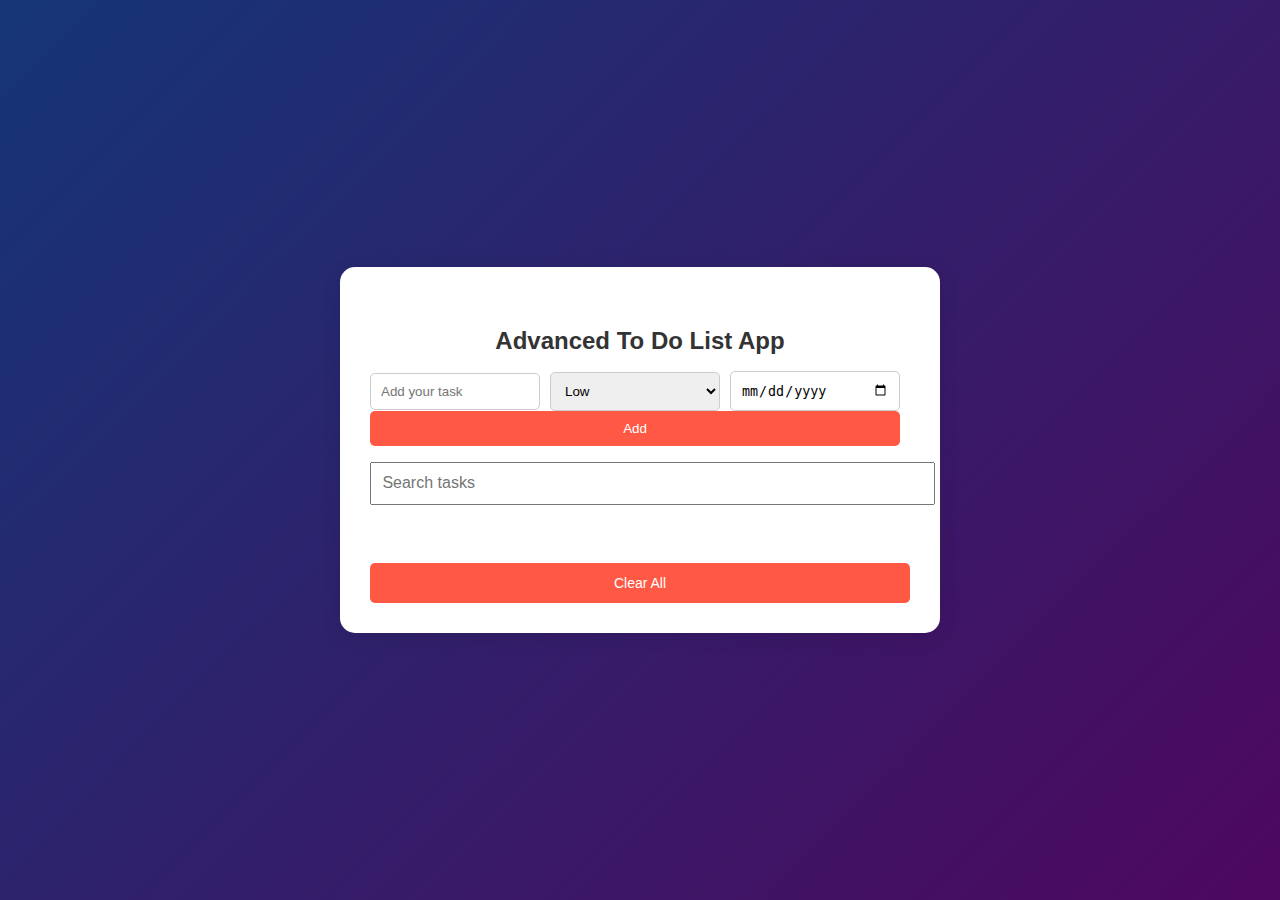
<file: index.html>
<!DOCTYPE html>
<html lang="en">
<head>
  <meta charset="UTF-8">
  <meta name="viewport" content="width=device-width, initial-scale=1.0">
  <title>Advanced To Do List App</title>
  <link rel="stylesheet" href="https://cdnjs.cloudflare.com/ajax/libs/font-awesome/6.0.0-beta3/css/all.min.css">
  <link rel="stylesheet" href="css/style.css">
</head>

<body>
  <div class="container">
    <h2>Advanced To Do List App</h2>
    <div class="input-section">
      <input id="input-box" type="text" placeholder="Add your task" aria-label="New task">
      <select id="priority-select">
        <option value="low">Low</option>
        <option value="medium">Medium</option>
        <option value="high">High</option>
      </select>
      <input type="date" id="due-date" aria-label="Due date">
      <button id="button">Add</button>
    </div>
    <input type="text" id="search-box" placeholder="Search tasks" aria-label="Search tasks">
    <ul id="list"></ul>
    <button id="clear-button">Clear All</button>
  </div>
  <script src="js/script.js"></script>
</body>

</html>
</file>
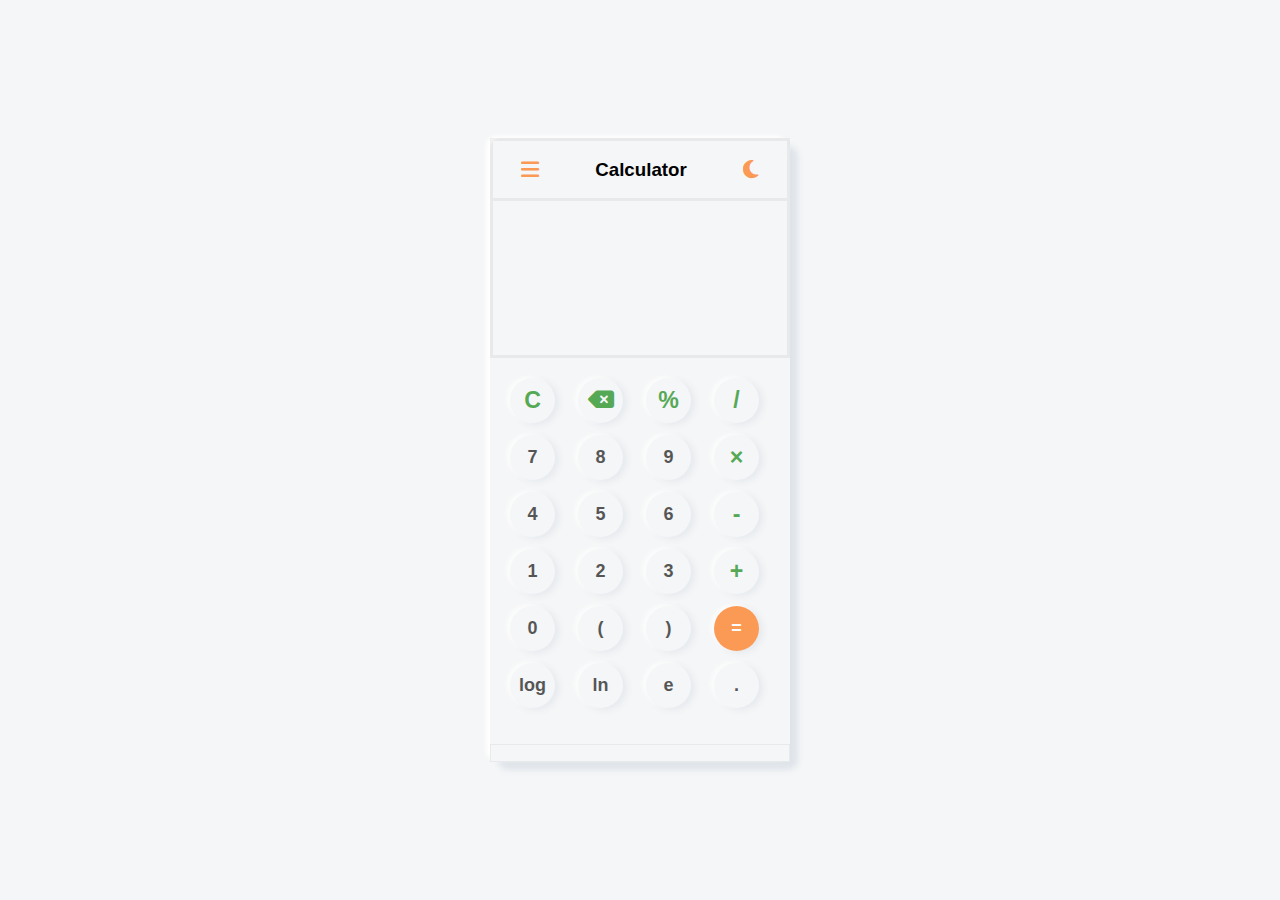
<file: Calculator/index.html>
<!DOCTYPE html>
<html lang="en">
<head>
    <meta charset="UTF-8">
    <meta name="viewport" content="width=device-width, initial-scale=1.0">
    <link rel="stylesheet" href="fontawesome-free-6.6.0-web/css/all.min.css">
    <title>Calculator</title>
    <link rel="stylesheet" href="style.css">
</head>

<body>
    <div class="main">
        <div class="header">
            <button class="header-btn">
                <i class="fas fa-bars icon"></i>
            </button>
            <h3>Calculator</h3>
            <button class="header-btn" id="toggleIcon">
                <i class="fas fa-moon icon"></i>
            </button>
        </div>
        <div class="display">
            <div class="content">
                <div id="input"></div>
                <div id="output">&nbsp;</div>
            </div>
        </div>
        <div class="key-section">
            <button onclick="clearDisplay()" class="btn operator">C</button>
            <button onclick="slicer()" class="btn operator">
                <i class="fas fa-backspace"></i>
            </button>
            <button onclick="appendToDisplay('%')" class="btn operator">%</button>
            <button onclick="appendToDisplay('/')" class="btn operator">/</button>
            <button onclick="appendToDisplay('7')" class="btn">7</button>
            <button onclick="appendToDisplay('8')" class="btn">8</button>
            <button onclick="appendToDisplay('9')" class="btn">9</button>
            <button onclick="appendToDisplay('*')" class="btn operator">&times;</button>
            <button onclick="appendToDisplay('4')" class="btn">4</button>
            <button onclick="appendToDisplay('5')" class="btn">5</button>
            <button onclick="appendToDisplay('6')" class="btn">6</button>
            <button onclick="appendToDisplay('-')" class="btn operator">-</button>
            <button onclick="appendToDisplay('1')" class="btn">1</button>
            <button onclick="appendToDisplay('2')" class="btn">2</button>
            <button onclick="appendToDisplay('3')" class="btn">3</button>
            <button onclick="appendToDisplay('+')" class="btn operator">+</button>
            <button onclick="appendToDisplay('0')" class="btn">0</button>
            <button onclick="appendToDisplay('(')" class="btn">(</button>
            <button onclick="appendToDisplay(')')" class="btn">)</button>
            <button onclick="calculate()" class="btn equal">=</button>
            <button onclick="appendToDisplay('log')" class="btn">log</button>
            <button onclick="appendToDisplay('ln')" class="btn">ln</button>
            <button onclick="appendToDisplay('e')" class="btn">e</button>
            <button onclick="appendToDisplay('.')" class="btn">.</button>
        </div>
        <div class="" id="history"></div>
    </div>
    <script src="script.js"></script>
</body>

</html>
</file>
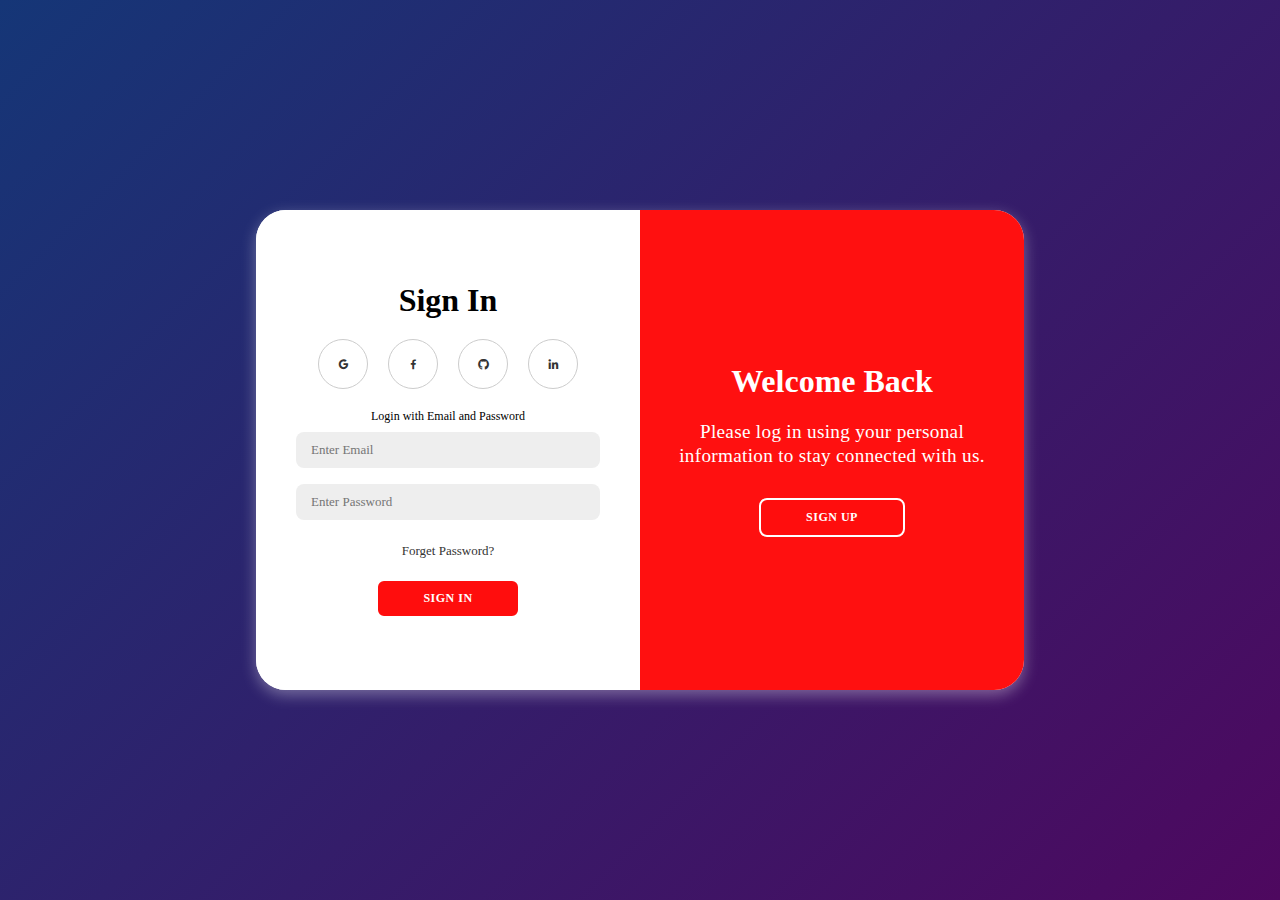
<file: Login-and-authentication/index.html>
<!DOCTYPE html>
<html lang="en">
<head>
    <meta charset="UTF-8">
    <meta name="viewport" content="width=device-width, initial-scale=1.0">
    <title>Login and Registration Form</title>
    <link href="https://unpkg.com/boxicons@2.1.4/css/boxicons.min.css" rel="stylesheet">
    <link rel="stylesheet" href="css/style.css">
</head>
<body>
    <div class="container" id="container">
        <div class="form-container sign-up">
            <form id="registerForm">
                <h1>Create Account</h1>
                <div class="social-icons">
                    <a href="#" class="icons"><i class="bx bxl-google"></i></a>
                    <a href="#" class="icons"><i class="bx bxl-facebook"></i></a>
                    <a href="#" class="icons"><i class="bx bxl-github"></i></a>
                    <a href="#" class="icons"><i class="bx bxl-linkedin"></i></a>
                </div>
                <span>Register with E-mail</span>
                <input type="text" placeholder="Name" required>
                <input type="email" placeholder="Enter Email" required>
                <input type="password" placeholder="Enter Password" required>
                <button type="submit">Sign Up</button>
            </form>
        </div>
        <div class="form-container sign-in">
            <form id="loginForm">
                <h1>Sign In</h1>
                <div class="social-icons">
                    <a href="#" class="icons"><i class="bx bxl-google"></i></a>
                    <a href="#" class="icons"><i class="bx bxl-facebook"></i></a>
                    <a href="#" class="icons"><i class="bx bxl-github"></i></a>
                    <a href="#" class="icons"><i class="bx bxl-linkedin"></i></a>
                </div>
                <span>Login with Email and Password</span>
                <input type="email" placeholder="Enter Email" required>
                <input type="password" placeholder="Enter Password" required>
                <a href="#">Forget Password?</a>
                <button type="submit">Sign In</button>
            </form>
        </div>
        <div class="toggle-container">
            <div class="toggle">
                <div class="toggle-panel toggle-left">
                    <h1>Create Account</h1>
                    <p style="font-size: 1.2rem; line-height: 1.5rem;">To become a part of our community please sign up
                        using your information.</p>
                    <button class="hidden" id="login">Sign In</button>
                </div>
                <div class="toggle-panel toggle-right">
                    <h1>Welcome Back</h1>
                    <p style="font-size: 1.2rem; line-height: 1.5rem;">Please log in using your personal information to
                        stay connected with us.</p>
                    <button class="hidden" id="register">Sign Up</button>
                </div>
            </div>
        </div>
    </div>
    <script src="js/script.js"></script>
</body>

</html>
</file>
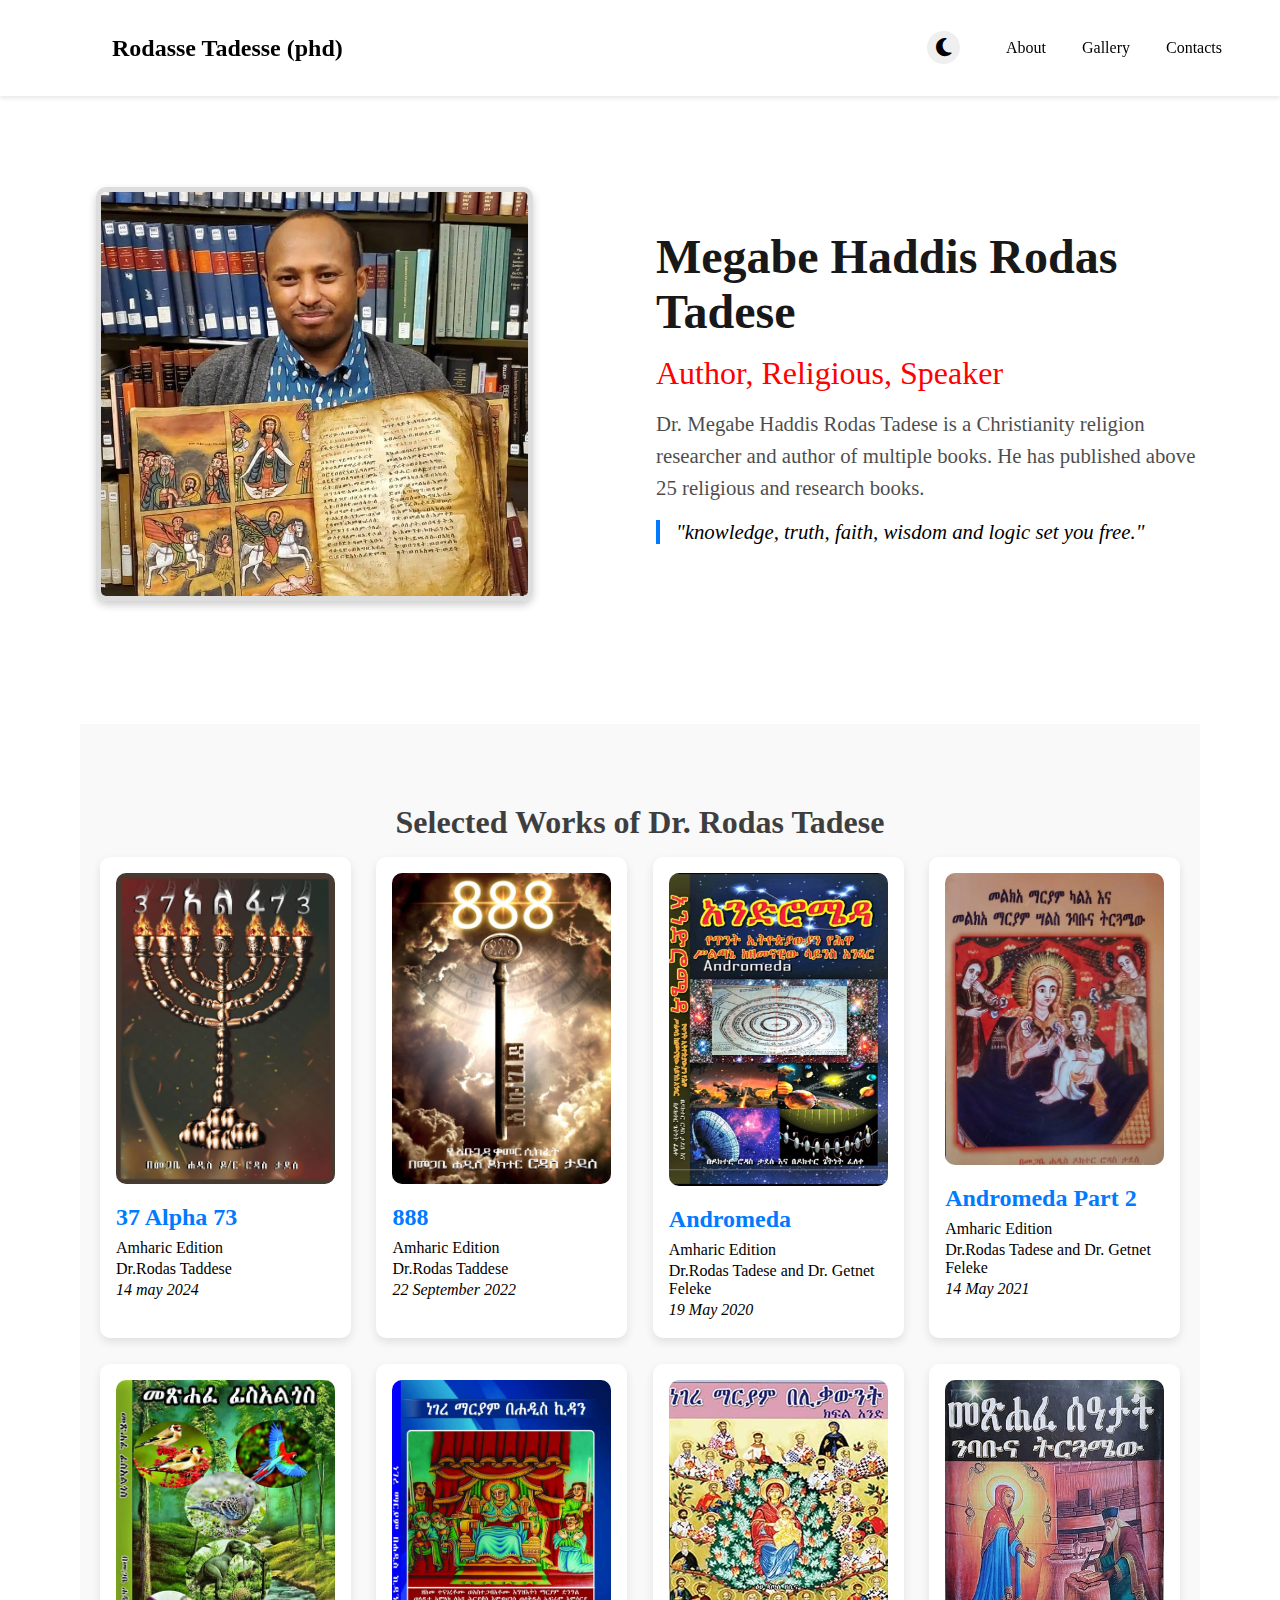
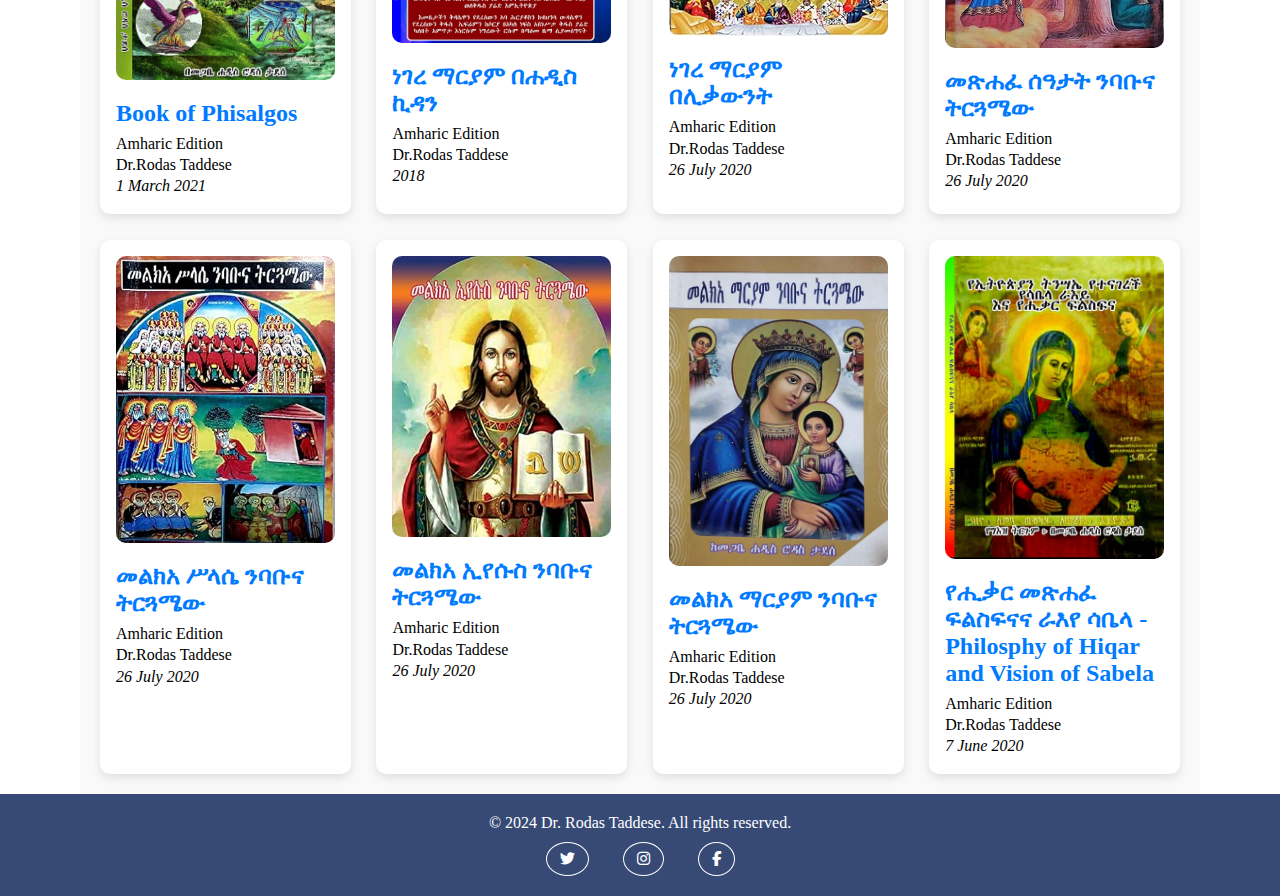
<file: Tribute-page/index.html>
<!DOCTYPE html>
<html lang="en">
<head>
    <meta charset="UTF-8">
    <meta name="viewport" content="width=device-width, initial-scale=1.0">
    <title>Dr.Rodas Tadese</title>
    <link rel="stylesheet" href="fontawesome/css/all.min.css">
    <link rel="stylesheet" href="css/style.css">
</head>
<body>
    <header>
        <div class="first-section">
            <h2>Rodasse Tadesse (phd)</h2>
        </div>
        <div class="middle-section">
            <button id="theme-switch">
                <i class="fas fa-moon icon"></i>
                <i class="fas fa-sun icon"></i>
            </button>
        </div>
        <nav>
            <ul class="side-bar">
                <li><i class="fas fa-times closing-icon"></i></li>
                <li><a class="nav-bar" href="">About</a></li>
                <!-- <li><a class="nav-bar" href="">Achievements</a></li> -->
                <li><a class="nav-bar" href="#books-section">Gallery</a></li>
                <li><a class="nav-bar" href="#footer">Contacts</a></li>
            </ul>
            <ul>
                <li><a class="hide-on-mobile" href="">About</a></li>
                <!-- <li><a class="hide-on-mobile" href="#">Achievements</a></li> -->
                <li><a class="hide-on-mobile" href="#books-section">Gallery</a></li>
                <li><a class="hide-on-mobile" href="#footer">Contacts</a></li>
                <li><i class="fas fa-bars icon menu-icon"></i></li>
            </ul>
        </nav>
    </header>
    <div class="grid-container">
        <img class="thumbnail" src="image/Megabe-Haddis-Rodas-Tadese-Addis-Books.jpg" alt="Dr. Rodas">
        <div class="bio">
            <h1>Megabe Haddis Rodas Tadese</h1>
            <p class="title">Author, Religious, Speaker</p>
            <p class="description">Dr. Megabe Haddis Rodas Tadese is a Christianity religion researcher and author of
                multiple books. He has published above 25 religious and research books.</p>
            <div class="quote">
                "knowledge, truth, faith, wisdom and logic set you free."
            </div>
        </div>
    </div>
    <section class="books-section" id="books-section">
        <h2 class="author">Selected Works of Dr. Rodas Tadese</h2>
        <div class="book-grid">
            <div class="book">
                <img src="image/37 alpha.jpg" alt="">
                <div class="book-details">
                    <p class="book-title">37 Alpha 73</p>
                    <p class="book-edition">Amharic Edition</p>
                    <P class="book-author">Dr.Rodas Taddese</P>
                    <p class="book-date">14 may 2024</p>
                </div>
            </div>
            <div class="book">
                <img src="image/888.jpg" alt="">
                <div class="book-details">
                    <p class="book-title">888</p>
                    <p class="book-edition">Amharic Edition</p>
                    <P class="book-author">Dr.Rodas Taddese</P>
                    <p class="book-date">22 September 2022</p>
                </div>
            </div>
            <div class="book">
                <img src="image/andromeda.jpg" alt="">
                <div class="book-details">
                    <p class="book-title">Andromeda</p>
                    <p class="book-edition">Amharic Edition</p>
                    <P class="book-author">Dr.Rodas Tadese and Dr. Getnet Feleke</P>
                    <p class="book-date">19 May 2020</p>
                </div>
            </div>
            <div class="book">
                <img src="image/melkea mariam kalie.jpg" alt="">
                <div class="book-details">
                    <p class="book-title">Andromeda Part 2</p>
                    <p class="book-edition">Amharic Edition</p>
                    <P class="book-author">Dr.Rodas Tadese and Dr. Getnet Feleke</P>
                    <p class="book-date">14 May 2021</p>
                </div>
            </div>
            <div class="book">
                <img src="image/fisleagos.jpg" alt="">
                <div class="book-details">
                    <p class="book-title">Book of Phisalgos</p>
                    <p class="book-edition">Amharic Edition</p>
                    <P class="book-author">Dr.Rodas Taddese</P>
                    <p class="book-date">1 March 2021</p>
                </div>
            </div>
            <div class="book">
                <img src="image/negere mariam be haddis kidane.jpg" alt="">
                <div class="book-details">
                    <p class="book-title">ነገረ ማርያም በሐዲስ ኪዳን</p>
                    <p class="book-edition">Amharic Edition</p>
                    <P class="book-author">Dr.Rodas Taddese</P>
                    <p class="book-date">2018</p>
                </div>
            </div>
            <div class="book">
                <img src="image/negere mariam be liqawente.jpg" alt="">
                <div class="book-details">
                    <p class="book-title">ነገረ ማርያም በሊቃውንት</p>
                    <p class="book-edition">Amharic Edition</p>
                    <P class="book-author">Dr.Rodas Taddese</P>
                    <p class="book-date">26 July 2020</p>
                </div>
            </div>
            <div class="book">
                <img src="image/metshafe seatat.jpg" alt="">
                <div class="book-details">
                    <p class="book-title">መጽሐፈ ሰዓታት ንባቡና ትርጓሜው</p>
                    <p class="book-edition">Amharic Edition</p>
                    <P class="book-author">Dr.Rodas Taddese</P>
                    <p class="book-date">26 July 2020</p>
                </div>
            </div>
            <div class="book">
                <img src="image/melkea selase.jpg" alt="">
                <div class="book-details">
                    <p class="book-title">መልክአ ሥላሴ ንባቡና ትርጓሜው</p>
                    <p class="book-edition">Amharic Edition</p>
                    <P class="book-author">Dr.Rodas Taddese</P>
                    <p class="book-date">26 July 2020</p>
                </div>
            </div>
            <div class="book">
                <img src="image/melkea Iyesus nebabu na teregwamewe.jpg" alt="">
                <div class="book-details">
                    <p class="book-title">መልክአ ኢየሱስ ንባቡና ትርጓሜው</p>
                    <p class="book-edition">Amharic Edition</p>
                    <P class="book-author">Dr.Rodas Taddese</P>
                    <p class="book-date">26 July 2020</p>
                </div>
            </div>
            <div class="book">
                <img src="image/melkea mariam.jpg" alt="">
                <div class="book-details">
                    <p class="book-title">መልክአ ማርያም ንባቡና ትርጓሜው</p>
                    <p class="book-edition">Amharic Edition</p>
                    <P class="book-author">Dr.Rodas Taddese</P>
                    <p class="book-date">26 July 2020</p>
                </div>
            </div>
            <div class="book">
                <img src="image/Yehaqir felsefena.jpg" alt="">
                <div class="book-details">
                    <p class="book-title">የሒቃር መጽሐፈ ፍልስፍናና ራእየ ሳቤላ - Philosphy of Hiqar and Vision of Sabela</p>
                    <p class="book-edition">Amharic Edition</p>
                    <P class="book-author">Dr.Rodas Taddese</P>
                    <p class="book-date">7 June 2020</p>
                </div>
            </div>
        </div>
    </section>
    <footer id="footer">
        <p>&copy; 2024 Dr. Rodas Taddese. All rights reserved.</p>
        <div class="social-icons">
            <a href="https://x.com/RodasTadese">
                <i class="fab fa-twitter"></i>
            </a>
            <a href="https://www.instagram.com/rodas_tadese_abebe/">
                <i class="fab fa-instagram"></i>
            </a>
            <a
                href="https://web.facebook.com/people/Megabe-Haddis-Rodas-Tadese/100064815603255/?v=timeline&_rdc=1&_rdr">
                <i class="fab fa-facebook-f"></i>
            </a>
        </div>
    </footer>
    <script src="js/script.js"></script>
</body>
</html>
</file>
<file: css/style.css>
body {
   margin: 0;
   padding: 0;
   box-sizing: border-box;
   font-family: 'Arial', sans-serif;
   min-height: 100vh;
   background: linear-gradient(135deg, #153677, #4e085f);
   display: flex;
   justify-content: center;
   align-items: center;
 }

 .container {
   width: 100%;
   max-width: 540px;
   background-color: white;
   padding: 40px 30px 30px;
   border-radius: 15px;
   box-shadow: 0 4px 20px rgba(0, 0, 0, 0.1);
   transition: box-shadow 0.3s ease;
 }

 .container:hover {
   box-shadow: 0 8px 30px rgba(0, 0, 0, 0.2);
 }

 .container h2 {
   text-align: center;
   color: #333;
   margin-bottom: 1rem;
 }

 .input-section {
   display: flex;
   flex-wrap: wrap;
   justify-content: space-between;
   align-items: center;
   margin-bottom: 1rem;
 }

 .input-section input,
 .input-section select,
 .input-section button {
   flex: 1;
   margin-right: 10px;
   padding: 10px;
   border-radius: 5px;
   border: 1px solid #ccc;
   transition: border-color 0.3s;
   min-width: 120px;
 }

 .input-section button {
   background: #ff5945;
   color: white;
   border: none;
   cursor: pointer;
 }

 .input-section input:focus,
 .input-section select:focus {
   border-color: #ff5945;
   outline: none;
 }

 ul {
   list-style: none;
   padding: 0;
   margin: 1rem 0;
   max-height: 200px;
   overflow-y: auto;
   transition: max-height 0.3s ease;
 }

 li {
   position: relative;
   font-size: 1.25rem;
   padding: 12px 15px;
   user-select: none;
   cursor: pointer;
   margin: 0.5rem 0;
   border-radius: 5px;
   display: flex;
   align-items: center;
   transition: background-color 0.3s;
 }

 li:hover {
   background-color: rgba(0, 0, 0, 0.05);
 }

 input[type="checkbox"] {
   margin-right: 10px;
 }

 .completed {
   text-decoration: line-through;
   color: gray;
 }

 .timestamp {
   margin-left: 10px;
   /* Adjust spacing for visibility */
   font-size: 0.8rem;
   color: #888;
 }

 .delete-icon {
   margin-left: auto;
   color: #ff5945;
   cursor: pointer;
   transition: color 0.3s;
 }

 .delete-icon:hover {
   color: darkred;
 }

 .low {
   background-color: lightgreen;
 }

 .medium {
   background-color: lightyellow;
 }

 .high {
   background-color: lightcoral;
 }

 #clear-button {
   margin-top: 1rem;
   height: 40px;
   width: 100%;
   outline: none;
   border: none;
   background: #ff5945;
   color: #fff;
   font-size: 14px;
   border-radius: 5px;
   cursor: pointer;
   transition: background-color 0.3s;
 }

 #search-box {
   outline: none;
   padding: 0.65rem;
   font-size: 1rem;
   width: 100%;
   margin-bottom: 10px;
 }

 #clear-button:hover {
   background-color: #e05c47;
 }

 /* Responsive styles */
 @media (max-width: 450px) {
   .input-section {
     flex-direction: column;
   }

   .input-section input,
   .input-section select,
   .input-section button {
     margin-right: 0;
     margin-bottom: 10px;
     width: 100%;
   }

   li {
     font-size: 1rem;
     /* Adjust font size for smaller screens */
   }

   .timestamp {
     font-size: 0.7rem;
     /* Smaller timestamp for compact view */
   }
 }
</file>
<file: Calculator/style.css>
* {
    margin: 0;
    padding: 0;
    box-sizing: border-box;
    font-family: sans-serif;
}

:root {
    --bg-color: #f5f6f7;
    --shadow-color: -4px -2px 4px 0px #ffffff,
        8px 8px 6px 0px #DFE4EA;
    --text-color: black;
    --icon-color: #ff6a00;
    --border-color: rgba(0, 0, 0, 0.05);
    --btn-opacity: 0.65;
    --box-shadow: -4px -2px 4px 0px #ffffff,
        4px 2px 6px 0px #DFE4EA;
    --hover-shadow: inset -2px -2px 6px rgba(255, 255, 255, 0.9),
        inset 2px 2px 6px rgba(0, 0, 0, 0.1);
    --color-orange: #ff6a00;
    --color-equal-inset-shadow: inset -2px -2px 6px rgba(255, 106, 0, 0.2),
        inset 2px 2px rgba(0, 0, 0, 0.5);
}

.dark-theme {
    --bg-color: #131419;
    --shadow-color: -3px -3px 10px rgba(255, 255, 255, 0.05),
        3px 3px 15px rgba(0, 0, 0, 0.5);
    --text-color: white;
    --icon-color: #ff6a00;
    --border-color: rgba(0, 0, 0, 0.05);
    --btn-opacity: 1;
    --box-shadow: -3px -3px 10px rgba(255, 255, 255, 0.05),
        3px 3px 15px rgba(0, 0, 0, 0.5);
    --hover-shadow: inset -2px -2px 6px rgba(255, 255, 255, 0.01),
        inset 2px 2px 6px rgba(0, 0, 0, 0.8);
    --color-orange: #ff6a00;
    --color-equal-inset-shadow: inset -2px -2px 6px rgba(255, 106, 0, 0.2),
        inset 2px 2px rgba(0, 0, 0, 0.5);
}

body {
    background-color: var(--bg-color);
}

button {
    cursor: pointer;
}

.main {
    width: 300px;
    position: absolute;
    top: 50%;
    left: 50%;
    transform: translate(-50%, -50%);
    border-radius: 10px;
    box-shadow: var(--shadow-color);
}

.header {
    height: 60px;
    display: flex;
    justify-content: space-between;
    align-items: center;
    padding: 0 1.75rem;
    border: 3px solid rgba(0, 0, 0, 0.05);
    border-bottom: 0;
    color: var(--text-color);
}

.icon {
    font-size: 1.3rem;
    opacity: 0.65;
    color: var(--icon-color);
}

.header-btn {
    background: transparent;
    border: none;
}

.display {
    display: flex;
    height: 10rem;
    background-color: transparent;
    border: 3px solid var(--border-color);
    padding-right: 1.5rem;
    text-align: right;
    align-items: flex-end;
    justify-content: flex-end;
    color: var(--text-color);
    overflow: hidden;
}

#input {
    font-size: 1.5rem;
    margin-bottom: 0.5rem;
}

#output {
    font-size: 3rem;
    font-weight: 700;
    overflow: hidden;
    white-space: nowrap;
    text-overflow: ellipsis;
    color: var(--text-color);
}

.btn {
    width: 45px;
    height: 45px;
    border-radius: 50%;
    border: none;
    background-color: transparent;
    font-weight: bold;
    font-size: 1.125rem;
    cursor: pointer;
    box-shadow: var(--box-shadow);
    opacity: var(--btn-opacity);
    color: var(--text-color);
}

.btn:hover,
.btn:active {
    box-shadow: var(--hover-shadow);
}

.operator {
    color: green;
    font-size: 1.45rem;
}

.equal {
    background-color: var(--color-orange);
    color: white;
}

.equal:active,
.equal:hover {
    background: var(--color-orange);
    box-shadow: var(--color-equal-inset-shadow);
}

.key-section {
    padding: 1.25rem;
    display: grid;
    grid-template-columns: repeat(4, 1fr);
    gap: 0.75rem;
}

#history {
    margin-top: 1rem;
    padding: 0.5rem;
    border: 1px solid var(--border-color);
    background-color: var(--bg-color);
    max-height: 150px;
    overflow-y: auto;
    scrollbar-width: thin;
    scrollbar-color: #ff6a00 #f5f6f7;
}

#history::-webkit-scrollbar {
    width: 8px;
}

#history::-webkit-scrollbar-track {
    background: #f5f6f7;
}

#history::-webkit-scrollbar-thumb {
    background-color: #ff6a00;
    border-radius: 10px;
}

#history::-webkit-scrollbar-thumb:hover {
    background: #ff8c00;
}

.history-item {
    display: flex;
    justify-content: space-between;
    cursor: pointer;
    padding: 0.5rem;
    border-bottom: 1px solid var(--border-color);
    color: var(--text-color);
}

.del-btn {
    background: transparent;
    border: none;
    color: red;
    cursor: pointer;
    font-size: 1.125rem;
}

.history-item:hover {
    background-color: rgba(0, 0, 0, 0.05);
}

@media (max-width: 600px) {
    .main {
        width: 95%;
        padding: 1rem;

    }
    #input {
        font-size: 1.25rem;
    }
    #output {
        font-size: 2.5rem;
    }
    .btn {
        width: 40px;
        height: 40px;
        font-size: 1rem;
    }
    .header {
        padding: 0 1rem;
    }
}

@media (max-width: 400px) {
    #input {
        font-size: 1rem;
    }
    #output {
        font-size: 2rem;
    }
    .btn {
        width: 35px;
        height: 35px;
        font-size: 0.9rem;
    }
}
</file>
<file: Login-and-authentication/css/style.css>
* {
    margin: 0;
    padding: 0;
    box-sizing: border-box;
    font-family: 'Times New Roman', Times, serif;
}

body {
    background: linear-gradient(135deg, #153677, #4e085f);
    display: flex;
    align-items: center;
    justify-content: center;
    flex-direction: column;
    height: 100vh;
}

.container {
    background-color: #fff;
    border-radius: 30px;
    box-shadow: 0 5px 15px rgba(255, 255, 255, 0.35);
    position: relative;
    overflow: hidden;
    width: 768px;
    max-width: 100%;
    min-height: 480px;
}

.container p {
    font-size: 14px;
    line-height: 20px;
    letter-spacing: 0.3px;
    margin: 20px 0;
}

.container span {
    font-size: 12px;
}

.container a {
    color: #333;
    font-size: 13px;
    text-decoration: none;
    margin: 15px 0 10px;
}

.container button {
    background-color: rgb(255, 13, 13);
    color: #fff;
    font-size: 12px;
    padding: 10px 45px;
    border: 2px solid white;
    border-radius: 8px;
    font-weight: 600;
    letter-spacing: 0.5px;
    text-transform: uppercase;
    margin-top: 10px;
    cursor: pointer;
}
.container button:hover{
    background-color: rgb(248, 248, 248);
    color: black;
}

.container form {
    background-color: #fff;
    display: flex;
    align-items: center;
    justify-content: center;
    flex-direction: column;
    padding: 0 40px;
    height: 100%;
}

.container input {
    background-color: #eee;
    border: none;
    margin: 8px 0;
    padding: 10px 15px;
    font-size: 13px;
    border-radius: 8px;
    width: 100%;
    outline: none;
}

.form-container {
    position: absolute;
    top: 0;
    height: 100%;
    transition: all 0.6s ease-in-out;
}

.sign-in {
    left: 0;
    width: 50%;
    z-index: 2;
}

.container.active .sign-in {
    transform: translateX(100%);
}

.sign-up {
    left: 0;
    width: 50%;
    opacity: 0;
    z-index: 1;
}

.container.active .sign-up {
    transform: translateX(100%);
    opacity: 1;
    z-index: 5;
    animation: move 0.6s;
}

@keyframes move {

    0%,
    49.99% {
        opacity: 0;
        z-index: 1;
    }

    50%,
    100% {
        opacity: 1;
        z-index: 5;
    }
}

.social-icons {
    margin: 20px 0;
}

.social-icons a {
    border: 1px solid #ccc;
    border-radius: 50%;
    display: inline-flex;
    justify-content: center;
    align-items: center;
    margin: 0 8px;
    width: 50px;
    height: 50px;
    transition: background-color 0.3s;
    background-color: rgba(255, 255, 255, 0.8);
}

.social-icons a:hover {
    background-color: rgba(255, 13, 13, 0.8);
}

.toggle-container {
    position: absolute;
    top: 0;
    left: 50%;
    width: 50%;
    height: 100%;
    overflow: hidden;
    transition: all 0.6s ease ease-in-out;
}

.container.active .toggle-container {
    transform: translateX(-100%);
}

.toggle {
    background-color: rgba(255, 4, 4, 0.952);
    height: 100%;
    color: #fff;
    position: relative;
    left: -100%;
    height: 100%;
    width: 200%;
    transform: translateX(0);
    transition: all 0.6s ease-in-out;
}

.container.active .toggle {
    transform: translateX(50%);
}

.toggle-panel {
    position: absolute;
    width: 50%;
    height: 100%;
    display: flex;
    align-items: center;
    justify-content: center;
    flex-direction: column;
    padding: 0 30px;
    text-align: center;
    top: 0;
    transform: translateX(0);
    transition: all 0.6s ease-in-out;
}

.toggle-left {
    transform: translateX(-200%);
}

.container.active .toggle-left {
    transform: translateX(0);
}

.toggle-right {
    right: 0;
    transform: translateX(0);
}
</file>
<file: Tribute-page/css/style.css>
:root {
    --bg-color: #fff;
    --hover-color: #f0f0f0;
    --text-color: black;
    --secondary-color: #f9f9f9;
    --shadow-color: 0 2px 5px rgba(0, 0, 0, 0.1);
    --scroll-bg-color: rgba(255, 255, 255, 0.9);
    --scroll-shadow: 0 4px 10px rgba(0, 0, 0, 0.2);
    --footer-bg-color: rgb(54, 74, 117);
}

.darkMode {
    --bg-color: #1a1a1a;
    --hover-color: #333;       
    --text-color: #f0f0f0;
    --secondary-color: #2a2a2a;
    --shadow-color: 0 2px 5px rgba(255, 255, 255, 0.1);
    --scroll-bg-color: rgba(30, 30, 30, 0.9);
    --scroll-shadow: 0 4px 10px rgba(255, 255, 255, 0.2);
    --footer-bg-color: #1a1a1a;
}
* {
    margin: 0;
    padding: 0;
    font-family: 'Times New Roman', Times, serif;
    box-sizing: border-box;
}
body {
    background-color: var(--bg-color);
    min-height: 100vh;
    overflow-x: hidden;
}

header {
    width: 100%;
    position: sticky;
    z-index: 999;
    top: 0;
    height: 75px;
    padding: 3rem 2rem;
    background-color: var(--bg-color);
    box-shadow: var(--shadow-color);
    display: flex;
    justify-content: space-between;
    align-items: center;
    transition: background-color 0.3s ease;
    color: var(--text-color);
}

header.scrolled {
    background-color: var(--scroll-bg-color);
    box-shadow: var(--scroll-shadow);
}

.first-section {
    margin-left: 5rem;
}
#theme-switch{
    cursor: pointer;
    height: 33px;
    width: 33px;
    padding: 0;
    border-radius: 50%;
    border: none;
    display: flex;
    justify-content: center;
    align-items: center;
    position: fixed;
    top: 1.95rem;
    /* right: 27rem;  */
    right: 20rem;
}
#theme-switch i:last-child{
    display: none;
}
.darkMode #theme-switch i:first-child{
    display: none;
}
.darkMode #theme-switch i:last-child{
    display: block;
}
.icon{
    font-size: 1.3rem;
}
.menu-icon{
    cursor: pointer;
    font-size: 1.5rem;
    padding: 0.6rem;
}
.menu-icon:hover{
    background-color: var(--hover-color);
}
ul {
    display: flex;
    align-items: center;
    width: 100%;
    padding: 0;
    margin: 0;
    list-style: none;
}

ul li {
    list-style: none;
    padding-left: 1rem;
}

ul li a:hover {
    background-color: var(--hover-color);
}

a {
    text-decoration: none;
    padding: 10px;
    color: var(--text-color)
}

.closing-icon {
    cursor: pointer;
    font-size: 1.5rem;
    padding: 0.5rem 1rem;
}
.closing-icon:hover{
    background-color: var(--hover-color);
}
.grid-container {
    margin-top: 5rem;
    display: grid;
    margin-left: 2rem;
    grid-template-columns: repeat(auto-fit, minmax(390px, 1fr));
    justify-content: center;
    align-items: center;
}

.thumbnail {
    width: 70%;
    height: 95%;
    margin-left: 4rem;
    border: 5px solid #ddd;
 
    border-radius: 10px;
    box-shadow: 0 4px 8px rgba(0, 0, 0, 0.2);
}

.thumbnail:hover {
    transform: scale(1.05);
    transition: transform 0.3s ease;
}

h1 {
    font-size: 5.5rem;
    font-family: poppins;
    opacity: 0.9;
}

.bio {
    align-items: center;
    margin-right: 5rem;
    color: var(--text-color);
}

.title {
    margin-top: 1rem;
    margin-bottom: 1rem;
    font-size: 2rem;
    color: red;
}

.description {
    font-size: 1.3rem;
    line-height: 2rem;
    opacity: 0.7;
}

.books-section {
    padding: 80px 20px 20px;
    background-color: var(--secondary-color);
    margin-right: 5rem;
    margin-top: 7rem;
    margin-left: 5rem;
}

.book-grid {
    display: grid;
    grid-template-columns: repeat(auto-fit, minmax(200px, 1fr));
    gap: 1.6rem;
}

.book img {
    width: 100%;
    height: auto;
    border-radius: 10px;
}

.book:hover {
    transform: scale(1.05);
    transition: transform 0.3s ease;
}

.book {
    background-color: var(--bg-color);
    border-radius: 10px;
    box-shadow: 0 4px 10px rgba(0, 0, 0, 0.1);
    padding: 1rem;
}

.book-details {
    margin-top: 1rem;
}

.book-title {
    font-size: 1.5rem;
    font-weight: bold;
    color: #007BFF;
    margin-bottom: 0.5rem;
}

.book-edition,
.book-author,
.book-date {
    font-size: 1rem;
    margin: 0.2rem 0;
    color: var(--text-color);
}

.book-date {
    font-style: italic;
}

.author {
    text-align: center;
    margin-bottom: 1rem;
    font-size: 2rem;
    opacity: 0.75;
    color: var(--text-color);
}

.quote {
    font-style: italic;
    color: var(--text-color);
    border-left: 4px solid #007BFF;
    padding-left: 1rem;
    margin: 1rem 0;
    font-size: 1.3rem;
}

.side-bar {
    position: fixed;
    top: 0;
    right: 0;
    height: 100vh;
    width: 250px;
    align-items: flex-start;
    justify-content: flex-start;
    z-index: 999;
    background-color: var(--bg-color);
    box-shadow: -10px 0 10px rgba(0, 0, 0, 0.1);
    gap: 1.5rem;
    backdrop-filter: blur(10px);
    display: none;
    flex-direction: column;
    padding-top: 1.5rem;
}
footer {
    background-color: var(--footer-bg-color);
    color: white;
    padding: 20px;
    text-align: center;
}

footer p {
    margin: 0;
    font-size: 16px;
}

.social-icons {
    margin-top: 10px;
}

.social-icons a {
    border: 1px solid #fff;
    border-radius: 50%;
    padding: 7px 13px;
    color: #fff;
    margin: 0 15px;
    text-decoration: none;
    display: inline-block;
    transition: transform 0.3s;
}

.social-icons a i {
    font-size: 15px;
}

.social-icons a:hover {
    transform: scale(1.05);
    background-color: #c1c1c1;
}

.side-bar a:hover {
    background-color: var(--hover-color);
}


@media(min-width: 850px) {
    .menu-icon {
        display: none;
    } 
    }

@media(max-width: 400px) {
    .side-bar {
        width: 100%;
    }
    }

@media(max-width: 850px) {
    .grid-container {
        margin-top: 3rem;
        display: block;
        }

    .thumbnail {
        width: 80%;
        height: auto;
    }

    .bio {
        margin-top: 1.5rem;
        margin-left: 5rem;
    }

    .bio h1 {
        font-size: 3rem;
    }

    .bio .social-media {
        font-size: 1rem;
    }
    .hide-on-mobile {
        display: none;
    }

    #theme-switch {
        position: fixed;
        top: 2rem;
        right: 5.5rem;
    }
}

@media(min-width: 850px) and (max-width: 1300px) {
    .bio h1 {
        font-size: 3rem;
    }

.bio .social-media {
    font-size: 1.5rem;
    }
    }

@media(max-width: 520px) {
    .first-section {
    margin-left: 1rem;
    }

    .thumbnail {
        margin-left: 1rem;
    }

    .bio {
        margin-left: 1rem;
        margin-right: 1rem;
        }

    .bio h1 {
        font-size: 1.75rem;
    }

    .bio .title {
        font-size: 1.5rem;
    }

    .bio .description {
        font-size: 1rem;
    }

    .books-section h2 {
        font-size: 1.65rem;
    }


}
@media(max-width: 450px){
    .book-grid {
            display: grid;
            grid-template-columns: repeat(auto-fit, minmax(170px, 1fr));
            gap: 1.6rem;
        }
    .first-section h2{
        font-size: 1em;
    }
    footer{
        font-size: 1rem;
    }
}
</file>
